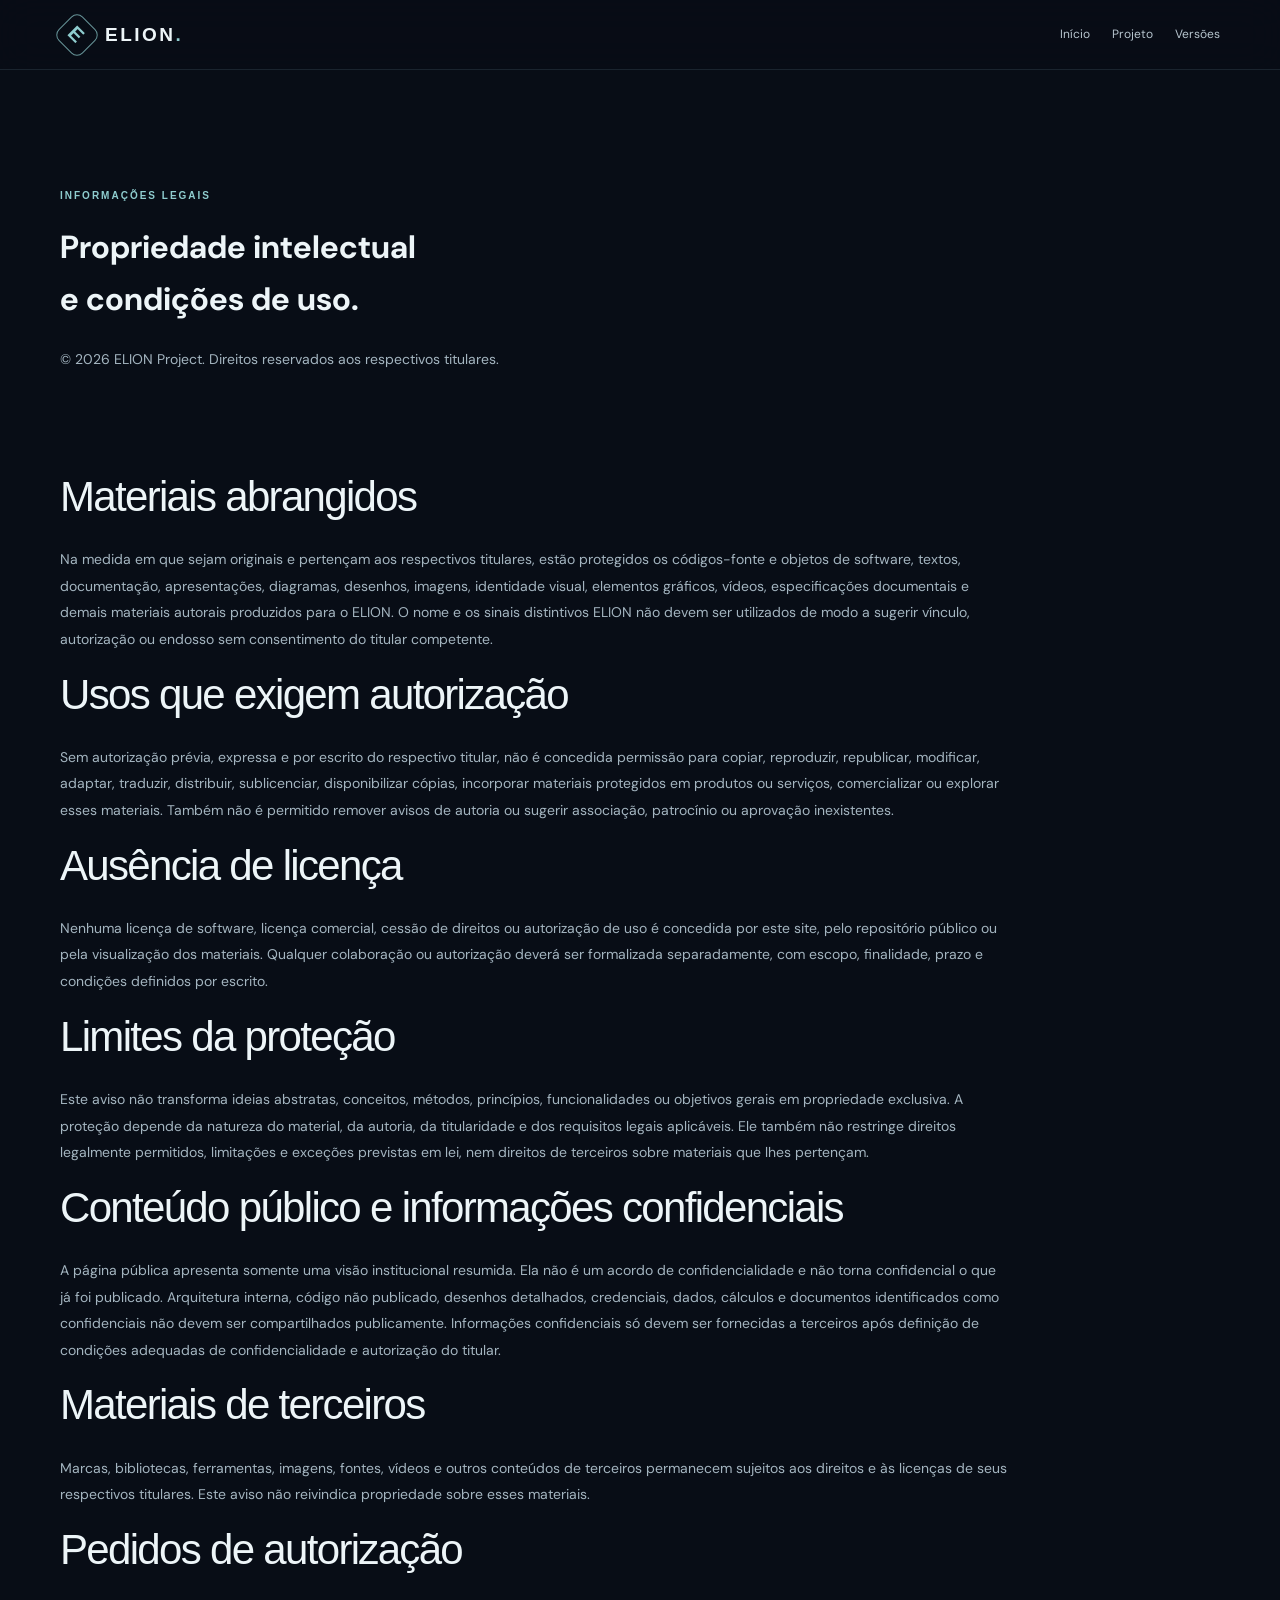
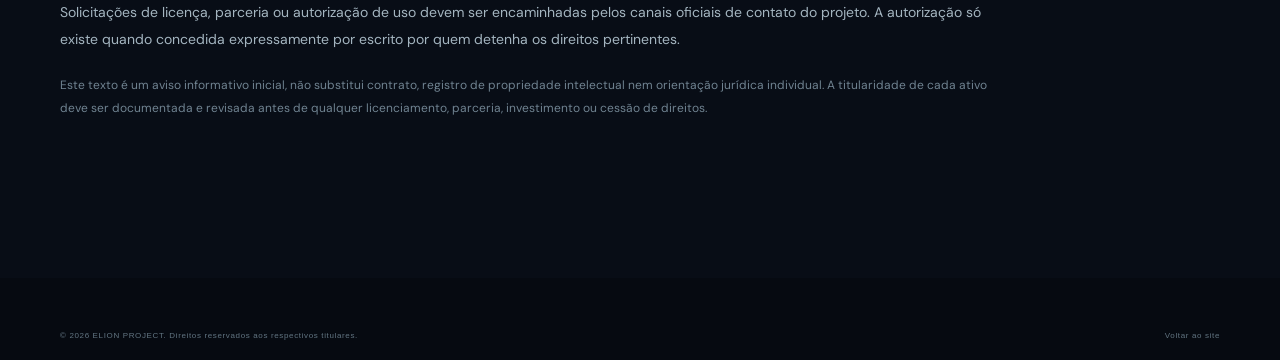
<file: propriedade-intelectual.html>
<!doctype html>
<html lang="pt-BR">
<head>
  <meta charset="utf-8">
  <meta name="viewport" content="width=device-width, initial-scale=1">
  <meta name="description" content="Aviso de propriedade intelectual e condições de uso dos materiais públicos do projeto ELION.">
  <meta name="robots" content="index,follow">
  <title>Propriedade intelectual e uso — ELION</title>
  <link rel="preconnect" href="https://fonts.googleapis.com">
  <link rel="preconnect" href="https://fonts.gstatic.com" crossorigin>
  <link href="https://fonts.googleapis.com/css2?family=DM+Sans:wght@400;500;600;700&display=swap" rel="stylesheet">
  <link rel="stylesheet" href="assets/css/style.css">
</head>
<body>
  <header class="site-header">
    <a class="brand" href="index.html" aria-label="ELION — início"><span class="brand-mark">E</span><span>ELION<span class="brand-dot">.</span></span></a>
    <button class="menu-toggle" aria-label="Abrir menu" aria-expanded="false"><span></span><span></span></button>
    <nav class="nav" aria-label="Navegação principal">
      <a href="index.html">Início</a><a href="index.html#projeto">Projeto</a><a href="index.html#versoes">Versões</a>
    </nav>
  </header>
  <main class="section-wrap section-pad">
    <div class="section-kicker">INFORMAÇÕES LEGAIS</div>
    <h1>Propriedade intelectual<br><span>e condições de uso.</span></h1>
    <p class="detail-lead">© 2026 ELION Project. Direitos reservados aos respectivos titulares.</p>
    <section class="detail-section">
      <h2>Materiais abrangidos</h2>
      <p>Na medida em que sejam originais e pertençam aos respectivos titulares, estão protegidos os códigos-fonte e objetos de software, textos, documentação, apresentações, diagramas, desenhos, imagens, identidade visual, elementos gráficos, vídeos, especificações documentais e demais materiais autorais produzidos para o ELION. O nome e os sinais distintivos ELION não devem ser utilizados de modo a sugerir vínculo, autorização ou endosso sem consentimento do titular competente.</p>
      <h2>Usos que exigem autorização</h2>
      <p>Sem autorização prévia, expressa e por escrito do respectivo titular, não é concedida permissão para copiar, reproduzir, republicar, modificar, adaptar, traduzir, distribuir, sublicenciar, disponibilizar cópias, incorporar materiais protegidos em produtos ou serviços, comercializar ou explorar esses materiais. Também não é permitido remover avisos de autoria ou sugerir associação, patrocínio ou aprovação inexistentes.</p>
      <h2>Ausência de licença</h2>
      <p>Nenhuma licença de software, licença comercial, cessão de direitos ou autorização de uso é concedida por este site, pelo repositório público ou pela visualização dos materiais. Qualquer colaboração ou autorização deverá ser formalizada separadamente, com escopo, finalidade, prazo e condições definidos por escrito.</p>
      <h2>Limites da proteção</h2>
      <p>Este aviso não transforma ideias abstratas, conceitos, métodos, princípios, funcionalidades ou objetivos gerais em propriedade exclusiva. A proteção depende da natureza do material, da autoria, da titularidade e dos requisitos legais aplicáveis. Ele também não restringe direitos legalmente permitidos, limitações e exceções previstas em lei, nem direitos de terceiros sobre materiais que lhes pertençam.</p>
      <h2>Conteúdo público e informações confidenciais</h2>
      <p>A página pública apresenta somente uma visão institucional resumida. Ela não é um acordo de confidencialidade e não torna confidencial o que já foi publicado. Arquitetura interna, código não publicado, desenhos detalhados, credenciais, dados, cálculos e documentos identificados como confidenciais não devem ser compartilhados publicamente. Informações confidenciais só devem ser fornecidas a terceiros após definição de condições adequadas de confidencialidade e autorização do titular.</p>
      <h2>Materiais de terceiros</h2>
      <p>Marcas, bibliotecas, ferramentas, imagens, fontes, vídeos e outros conteúdos de terceiros permanecem sujeitos aos direitos e às licenças de seus respectivos titulares. Este aviso não reivindica propriedade sobre esses materiais.</p>
      <h2>Pedidos de autorização</h2>
      <p>Solicitações de licença, parceria ou autorização de uso devem ser encaminhadas pelos canais oficiais de contato do projeto. A autorização só existe quando concedida expressamente por escrito por quem detenha os direitos pertinentes.</p>
      <p class="muted">Este texto é um aviso informativo inicial, não substitui contrato, registro de propriedade intelectual nem orientação jurídica individual. A titularidade de cada ativo deve ser documentada e revisada antes de qualquer licenciamento, parceria, investimento ou cessão de direitos.</p>
    </section>
  </main>
  <footer class="footer"><div class="section-wrap footer-bottom"><span>© 2026 ELION PROJECT. Direitos reservados aos respectivos titulares.</span><span><a href="index.html">Voltar ao site</a></span></div></footer>
</body>
</html>
</file>
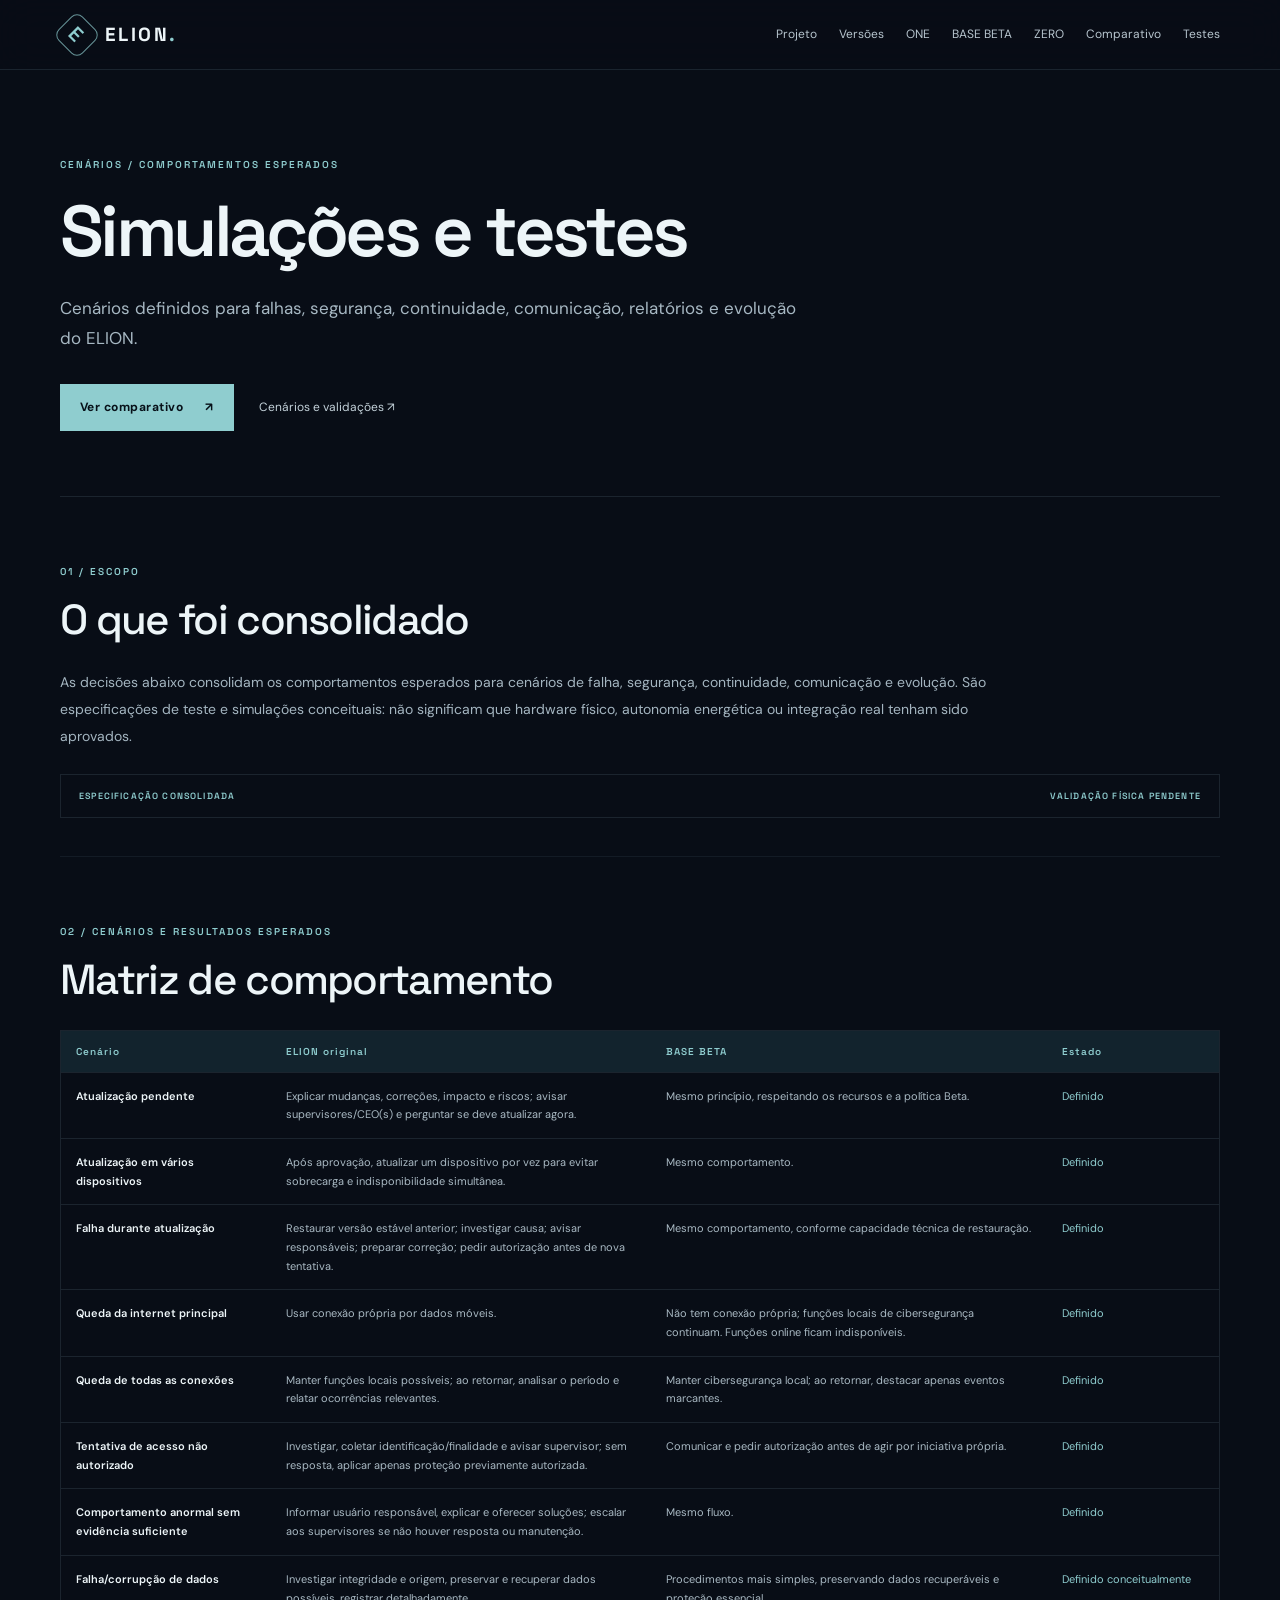
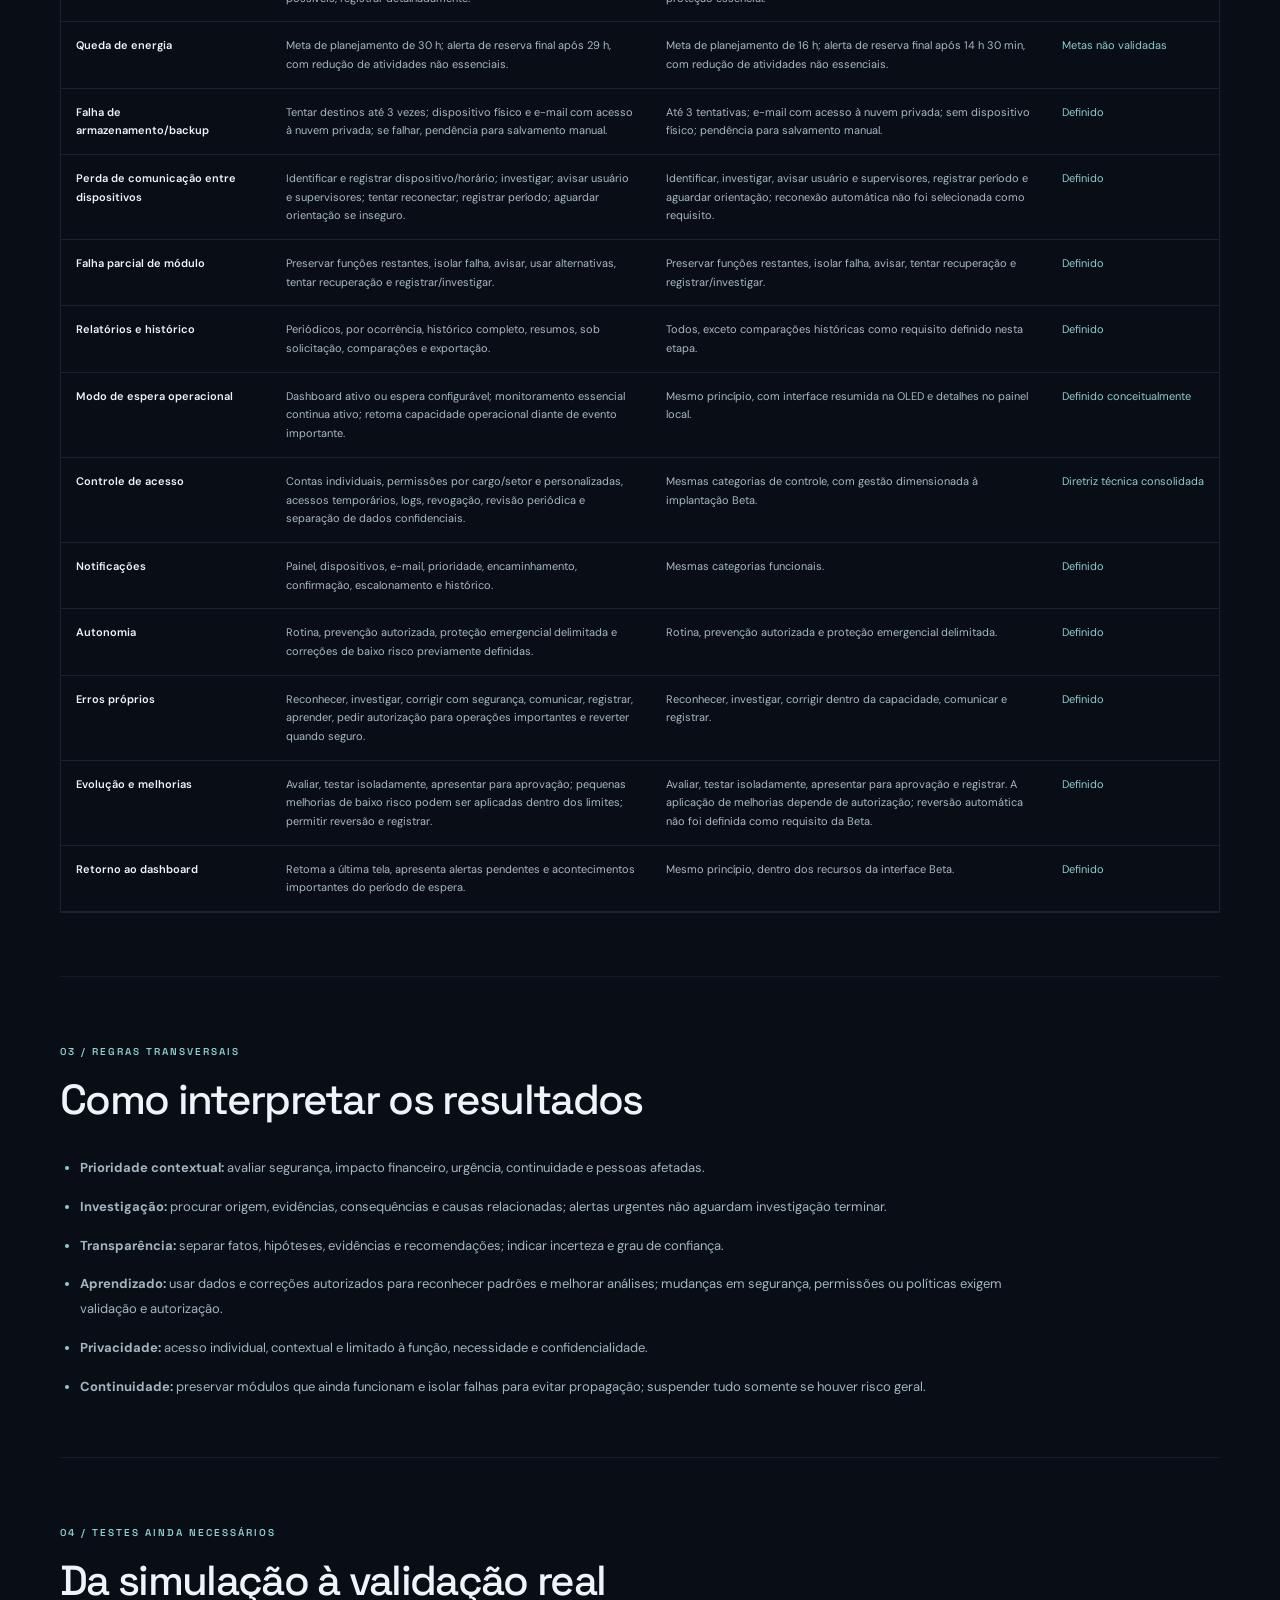
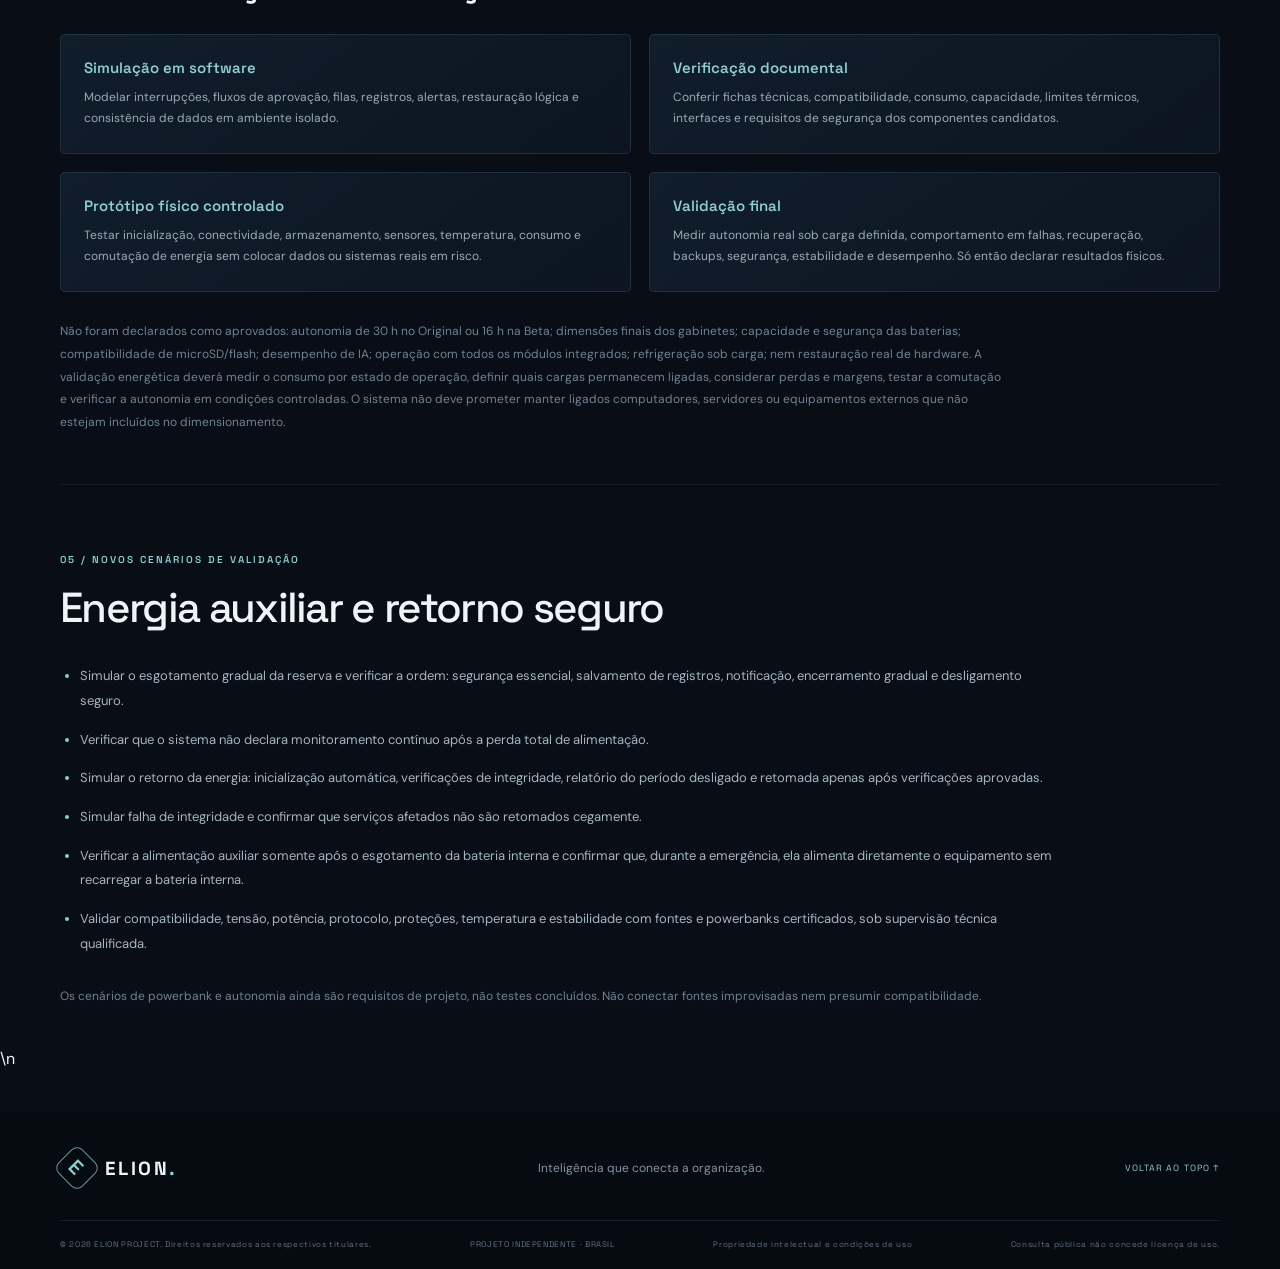
<file: testes.html>
<!DOCTYPE html>
<html lang="pt-BR">
<head>
  <meta charset="UTF-8">
  <meta name="viewport" content="width=device-width, initial-scale=1.0">
  <meta name="theme-color" content="#080d16">
  <meta name="description" content="Cenários definidos para falhas, segurança, continuidade, comunicação, relatórios e evolução do ELION.">
  <title>Simulações e testes | ELION Project</title>
  <link rel="preconnect" href="https://fonts.googleapis.com">
  <link rel="preconnect" href="https://fonts.gstatic.com" crossorigin>
  <link href="https://fonts.googleapis.com/css2?family=DM+Sans:wght@400;500;600;700&family=Space+Grotesk:wght@400;500;600;700&display=swap" rel="stylesheet">
  <link rel="stylesheet" href="assets/css/style.css">
  <script src="assets/js/main.js" defer></script>
</head>
<body>
  <header class="site-header">
    <a class="brand" href="index.html"><span class="brand-mark">E</span><span>ELION<span class="brand-dot">.</span></span></a>
    <button class="menu-toggle" aria-label="Abrir menu" aria-expanded="false"><span></span><span></span></button>
    <nav class="nav" aria-label="Navegação principal">
      <a href="index.html#projeto">Projeto</a><a href="index.html#versoes">Versões</a><a href="original.html">ONE</a><a href="beta.html">BASE BETA</a><a href="zero.html">ZERO</a><a href="comparativo.html">Comparativo</a><a href="testes.html" aria-current="page">Testes</a>
    </nav>
  </header>
  <main class="detail-main">
    <section class="detail-hero section-wrap">
      <div class="section-kicker">CENÁRIOS / COMPORTAMENTOS ESPERADOS</div>
      <h1>Simulações e testes</h1>
      <p>Cenários definidos para falhas, segurança, continuidade, comunicação, relatórios e evolução do ELION.</p>
      <div class="detail-links"><a class="button button-primary" href="comparativo.html">Ver comparativo <span>↗</span></a><a class="text-link" href="testes.html">Cenários e validações ↗</a></div>
    </section>
    
<section class="detail-section section-wrap"><div class="section-kicker">01 / ESCOPO</div><h2>O que foi consolidado</h2><p class="detail-lead">As decisões abaixo consolidam os comportamentos esperados para cenários de falha, segurança, continuidade, comunicação e evolução. São especificações de teste e simulações conceituais: não significam que hardware físico, autonomia energética ou integração real tenham sido aprovados.</p><div class="status-strip"><span>ESPECIFICAÇÃO CONSOLIDADA</span><span>VALIDAÇÃO FÍSICA PENDENTE</span></div></section>
<section class="detail-section section-wrap"><div class="section-kicker">02 / CENÁRIOS E RESULTADOS ESPERADOS</div><h2>Matriz de comportamento</h2><div class="test-table-wrap"><table class="test-table"><thead><tr><th>Cenário</th><th>ELION original</th><th>BASE BETA</th><th>Estado</th></tr></thead><tbody>
<tr><td>Atualização pendente</td><td>Explicar mudanças, correções, impacto e riscos; avisar supervisores/CEO(s) e perguntar se deve atualizar agora.</td><td>Mesmo princípio, respeitando os recursos e a política Beta.</td><td>Definido</td></tr>
<tr><td>Atualização em vários dispositivos</td><td>Após aprovação, atualizar um dispositivo por vez para evitar sobrecarga e indisponibilidade simultânea.</td><td>Mesmo comportamento.</td><td>Definido</td></tr>
<tr><td>Falha durante atualização</td><td>Restaurar versão estável anterior; investigar causa; avisar responsáveis; preparar correção; pedir autorização antes de nova tentativa.</td><td>Mesmo comportamento, conforme capacidade técnica de restauração.</td><td>Definido</td></tr>
<tr><td>Queda da internet principal</td><td>Usar conexão própria por dados móveis.</td><td>Não tem conexão própria; funções locais de cibersegurança continuam. Funções online ficam indisponíveis.</td><td>Definido</td></tr>
<tr><td>Queda de todas as conexões</td><td>Manter funções locais possíveis; ao retornar, analisar o período e relatar ocorrências relevantes.</td><td>Manter cibersegurança local; ao retornar, destacar apenas eventos marcantes.</td><td>Definido</td></tr>
<tr><td>Tentativa de acesso não autorizado</td><td>Investigar, coletar identificação/finalidade e avisar supervisor; sem resposta, aplicar apenas proteção previamente autorizada.</td><td>Comunicar e pedir autorização antes de agir por iniciativa própria.</td><td>Definido</td></tr>
<tr><td>Comportamento anormal sem evidência suficiente</td><td>Informar usuário responsável, explicar e oferecer soluções; escalar aos supervisores se não houver resposta ou manutenção.</td><td>Mesmo fluxo.</td><td>Definido</td></tr>
<tr><td>Falha/corrupção de dados</td><td>Investigar integridade e origem, preservar e recuperar dados possíveis, registrar detalhadamente.</td><td>Procedimentos mais simples, preservando dados recuperáveis e proteção essencial.</td><td>Definido conceitualmente</td></tr>
<tr><td>Queda de energia</td><td>Meta de planejamento de 30 h; alerta de reserva final após 29 h, com redução de atividades não essenciais.</td><td>Meta de planejamento de 16 h; alerta de reserva final após 14 h 30 min, com redução de atividades não essenciais.</td><td>Metas não validadas</td></tr>
<tr><td>Falha de armazenamento/backup</td><td>Tentar destinos até 3 vezes; dispositivo físico e e-mail com acesso à nuvem privada; se falhar, pendência para salvamento manual.</td><td>Até 3 tentativas; e-mail com acesso à nuvem privada; sem dispositivo físico; pendência para salvamento manual.</td><td>Definido</td></tr>
<tr><td>Perda de comunicação entre dispositivos</td><td>Identificar e registrar dispositivo/horário; investigar; avisar usuário e supervisores; tentar reconectar; registrar período; aguardar orientação se inseguro.</td><td>Identificar, investigar, avisar usuário e supervisores, registrar período e aguardar orientação; reconexão automática não foi selecionada como requisito.</td><td>Definido</td></tr>
<tr><td>Falha parcial de módulo</td><td>Preservar funções restantes, isolar falha, avisar, usar alternativas, tentar recuperação e registrar/investigar.</td><td>Preservar funções restantes, isolar falha, avisar, tentar recuperação e registrar/investigar.</td><td>Definido</td></tr>
<tr><td>Relatórios e histórico</td><td>Periódicos, por ocorrência, histórico completo, resumos, sob solicitação, comparações e exportação.</td><td>Todos, exceto comparações históricas como requisito definido nesta etapa.</td><td>Definido</td></tr>
<tr><td>Modo de espera operacional</td><td>Dashboard ativo ou espera configurável; monitoramento essencial continua ativo; retoma capacidade operacional diante de evento importante.</td><td>Mesmo princípio, com interface resumida na OLED e detalhes no painel local.</td><td>Definido conceitualmente</td></tr>
<tr><td>Controle de acesso</td><td>Contas individuais, permissões por cargo/setor e personalizadas, acessos temporários, logs, revogação, revisão periódica e separação de dados confidenciais.</td><td>Mesmas categorias de controle, com gestão dimensionada à implantação Beta.</td><td>Diretriz técnica consolidada</td></tr>
<tr><td>Notificações</td><td>Painel, dispositivos, e-mail, prioridade, encaminhamento, confirmação, escalonamento e histórico.</td><td>Mesmas categorias funcionais.</td><td>Definido</td></tr>
<tr><td>Autonomia</td><td>Rotina, prevenção autorizada, proteção emergencial delimitada e correções de baixo risco previamente definidas.</td><td>Rotina, prevenção autorizada e proteção emergencial delimitada.</td><td>Definido</td></tr>
<tr><td>Erros próprios</td><td>Reconhecer, investigar, corrigir com segurança, comunicar, registrar, aprender, pedir autorização para operações importantes e reverter quando seguro.</td><td>Reconhecer, investigar, corrigir dentro da capacidade, comunicar e registrar.</td><td>Definido</td></tr>
<tr><td>Evolução e melhorias</td><td>Avaliar, testar isoladamente, apresentar para aprovação; pequenas melhorias de baixo risco podem ser aplicadas dentro dos limites; permitir reversão e registrar.</td><td>Avaliar, testar isoladamente, apresentar para aprovação e registrar. A aplicação de melhorias depende de autorização; reversão automática não foi definida como requisito da Beta.</td><td>Definido</td></tr>
<tr><td>Retorno ao dashboard</td><td>Retoma a última tela, apresenta alertas pendentes e acontecimentos importantes do período de espera.</td><td>Mesmo princípio, dentro dos recursos da interface Beta.</td><td>Definido</td></tr>
</tbody></table></div></section>
<section class="detail-section section-wrap"><div class="section-kicker">03 / REGRAS TRANSVERSAIS</div><h2>Como interpretar os resultados</h2><ul class="detail-list"><li><b>Prioridade contextual:</b> avaliar segurança, impacto financeiro, urgência, continuidade e pessoas afetadas.</li><li><b>Investigação:</b> procurar origem, evidências, consequências e causas relacionadas; alertas urgentes não aguardam investigação terminar.</li><li><b>Transparência:</b> separar fatos, hipóteses, evidências e recomendações; indicar incerteza e grau de confiança.</li><li><b>Aprendizado:</b> usar dados e correções autorizados para reconhecer padrões e melhorar análises; mudanças em segurança, permissões ou políticas exigem validação e autorização.</li><li><b>Privacidade:</b> acesso individual, contextual e limitado à função, necessidade e confidencialidade.</li><li><b>Continuidade:</b> preservar módulos que ainda funcionam e isolar falhas para evitar propagação; suspender tudo somente se houver risco geral.</li></ul></section>
<section class="detail-section section-wrap"><div class="section-kicker">04 / TESTES AINDA NECESSÁRIOS</div><h2>Da simulação à validação real</h2><div class="detail-grid"><article class="detail-card"><h3>Simulação em software</h3><p>Modelar interrupções, fluxos de aprovação, filas, registros, alertas, restauração lógica e consistência de dados em ambiente isolado.</p></article><article class="detail-card"><h3>Verificação documental</h3><p>Conferir fichas técnicas, compatibilidade, consumo, capacidade, limites térmicos, interfaces e requisitos de segurança dos componentes candidatos.</p></article><article class="detail-card"><h3>Protótipo físico controlado</h3><p>Testar inicialização, conectividade, armazenamento, sensores, temperatura, consumo e comutação de energia sem colocar dados ou sistemas reais em risco.</p></article><article class="detail-card"><h3>Validação final</h3><p>Medir autonomia real sob carga definida, comportamento em falhas, recuperação, backups, segurança, estabilidade e desempenho. Só então declarar resultados físicos.</p></article></div><p class="muted">Não foram declarados como aprovados: autonomia de 30 h no Original ou 16 h na Beta; dimensões finais dos gabinetes; capacidade e segurança das baterias; compatibilidade de microSD/flash; desempenho de IA; operação com todos os módulos integrados; refrigeração sob carga; nem restauração real de hardware. A validação energética deverá medir o consumo por estado de operação, definir quais cargas permanecem ligadas, considerar perdas e margens, testar a comutação e verificar a autonomia em condições controladas. O sistema não deve prometer manter ligados computadores, servidores ou equipamentos externos que não estejam incluídos no dimensionamento.</p></section>

  <section class="detail-section section-wrap"><div class="section-kicker">05 / NOVOS CENÁRIOS DE VALIDAÇÃO</div><h2>Energia auxiliar e retorno seguro</h2><ul class="detail-list"><li>Simular o esgotamento gradual da reserva e verificar a ordem: segurança essencial, salvamento de registros, notificação, encerramento gradual e desligamento seguro.</li><li>Verificar que o sistema não declara monitoramento contínuo após a perda total de alimentação.</li><li>Simular o retorno da energia: inicialização automática, verificações de integridade, relatório do período desligado e retomada apenas após verificações aprovadas.</li><li>Simular falha de integridade e confirmar que serviços afetados não são retomados cegamente.</li><li>Verificar a alimentação auxiliar somente após o esgotamento da bateria interna e confirmar que, durante a emergência, ela alimenta diretamente o equipamento sem recarregar a bateria interna.</li><li>Validar compatibilidade, tensão, potência, protocolo, proteções, temperatura e estabilidade com fontes e powerbanks certificados, sob supervisão técnica qualificada.</li></ul><p class="muted">Os cenários de powerbank e autonomia ainda são requisitos de projeto, não testes concluídos. Não conectar fontes improvisadas nem presumir compatibilidade.</p></section>\n</main>
  <footer class="footer"><div class="section-wrap footer-top"><a class="brand" href="index.html"><span class="brand-mark">E</span><span>ELION<span class="brand-dot">.</span></span></a><p>Inteligência que conecta a organização.</p><a class="back-top" href="#">VOLTAR AO TOPO ↑</a></div><div class="section-wrap footer-bottom"><span>© 2026 ELION PROJECT. Direitos reservados aos respectivos titulares.</span><span>PROJETO INDEPENDENTE · BRASIL</span><span><a href="propriedade-intelectual.html">Propriedade intelectual e condições de uso</a></span><span>Consulta pública não concede licença de uso.</span></div></footer>
</body>
</html>
</file>
<file: assets/css/style.css>
:root{--bg:#080d16;--panel:#0d1623;--panel2:#101d2b;--line:rgba(153,190,210,.13);--text:#edf5f8;--muted:#91a4b3;--cyan:#8fcdcf;--cyan2:#5baeb6;--blue:#6c9cbb;--font:'DM Sans',sans-serif;--display:'Space Grotesk',sans-serif}*{box-sizing:border-box}html{scroll-behavior:smooth;scroll-padding-top:90px}body{margin:0;background:var(--bg);color:var(--text);font-family:var(--font);line-height:1.6;overflow-x:hidden}a{color:inherit;text-decoration:none}.ambient{position:absolute;pointer-events:none;filter:blur(100px);opacity:.13;border-radius:50%;z-index:-1}.ambient-one{width:440px;height:440px;background:#237d8c;top:100px;left:-220px}.ambient-two{width:400px;height:400px;background:#345c91;top:650px;right:-250px}.section-wrap{width:min(1160px,calc(100% - 64px));margin:auto}.section-pad{padding-top:120px;padding-bottom:120px}.site-header{height:82px;padding:0 max(32px,calc((100vw - 1160px)/2));display:flex;align-items:center;justify-content:space-between;border-bottom:1px solid var(--line);position:sticky;top:0;z-index:20;background:rgba(8,13,22,.88);backdrop-filter:blur(18px)}.brand{display:flex;align-items:center;gap:11px;font:700 19px var(--display);letter-spacing:.13em}.brand-mark{width:34px;height:34px;border:1px solid rgba(143,205,207,.7);color:var(--cyan);display:grid;place-items:center;font:600 20px var(--display);transform:rotate(45deg);border-radius:8px}.brand-mark:first-letter{transform:rotate(-45deg)}.brand-dot{color:var(--cyan)}.nav{display:flex;align-items:center;gap:30px;font-size:12px;color:#b7c5ce}.nav a{transition:color .2s}.nav a:hover,.text-link:hover{color:var(--cyan)}.nav-cta{border:1px solid rgba(143,205,207,.38);padding:11px 15px;border-radius:3px;color:var(--cyan)!important}.nav-cta span{margin-left:8px}.menu-toggle{display:none;background:none;border:0}.hero{min-height:690px;display:grid;grid-template-columns:1fr 1fr;align-items:center;position:relative;padding-top:65px;padding-bottom:90px}.hero-copy{position:relative;z-index:2}.eyebrow,.section-kicker,.version-label{font:600 10px var(--display);letter-spacing:.2em;color:var(--cyan)}.status-dot,.progress-status i{display:inline-block;width:7px;height:7px;border-radius:50%;background:var(--cyan);box-shadow:0 0 12px var(--cyan);margin-right:9px}.hero h1{font:600 clamp(48px,6vw,76px)/1.06 var(--display);letter-spacing:-.055em;margin:30px 0 24px}.hero h1 span,.intro h2 span,.section-heading h2 span,.principles h2 span,.development h2 span{color:var(--cyan)}.hero-lead{font-size:16px;line-height:1.8;color:#a8b8c4;max-width:500px}.hero-actions{display:flex;align-items:center;gap:28px;margin-top:34px}.button{display:inline-flex;gap:22px;align-items:center;padding:14px 20px;font-size:12px;font-weight:700;letter-spacing:.04em}.button-primary{background:var(--cyan);color:#071119}.button-primary:hover{background:#b0e3e1}.text-link{font-size:12px;color:#c3d1d9}.text-link span{margin-left:7px}.hero-note{display:flex;align-items:center;gap:12px;color:#718695;font-size:10px;letter-spacing:.06em;margin-top:70px}.hero-note .line{width:30px;height:1px;background:var(--cyan)}.hero-visual{height:500px;position:relative;display:grid;place-items:center}.orbit{position:absolute;border:1px solid rgba(143,205,207,.14);border-radius:50%;transform:rotate(-25deg)}.orbit-a{width:430px;height:250px}.orbit-b{width:350px;height:350px;border-color:rgba(143,205,207,.2)}.orbit-c{width:470px;height:470px;border-style:dashed;border-color:rgba(143,205,207,.09)}.core-glow{position:absolute;width:210px;height:210px;border-radius:50%;background:#368c99;filter:blur(75px);opacity:.32}.core{width:180px;height:180px;border:1px solid rgba(143,205,207,.55);border-radius:50%;display:flex;flex-direction:column;align-items:center;justify-content:center;background:radial-gradient(circle at 50% 40%,#17313d,#0b1723 70%);box-shadow:0 0 70px rgba(71,171,179,.14),inset 0 0 35px rgba(91,174,182,.12);z-index:1}.core-symbol{font:500 64px var(--display);color:var(--cyan);line-height:1}.core-label{font:600 9px var(--display);letter-spacing:.22em;margin-top:8px}.core-label small{display:block;font:400 7px var(--font);color:#78919f;letter-spacing:.15em;margin-top:4px}.orbit-tag{position:absolute;font:600 8px var(--display);letter-spacing:.16em;color:#9db2bf;background:#0a1420;padding:8px 11px;border:1px solid var(--line)}.orbit-tag i{display:inline-block;width:5px;height:5px;background:var(--cyan);border-radius:50%;margin-right:7px}.tag-top{top:48px;left:38%}.tag-right{right:-2px;top:49%}.tag-bottom{bottom:48px;left:26%}.visual-caption{position:absolute;bottom:4px;width:100%;display:flex;justify-content:space-between;color:#607684;font:9px var(--display);letter-spacing:.15em}.hero-bottom{position:absolute;bottom:25px;left:0;right:0;display:flex;justify-content:space-between;border-top:1px solid var(--line);padding-top:15px;color:#657987;font:9px var(--display);letter-spacing:.14em}.intro{border-top:1px solid var(--line)}.intro-grid{display:grid;grid-template-columns:1fr 1fr;gap:70px;margin-top:30px}.intro h2,.section-heading h2,.principles h2,.development h2{font:500 clamp(34px,4vw,50px)/1.15 var(--display);letter-spacing:-.04em;margin:0}.intro-text{color:#a6b6c1;font-size:14px}.intro-text p:first-child{margin-top:0}.muted{color:#708391!important;font-size:12px!important}.statement{margin-top:70px;border:1px solid var(--line);background:linear-gradient(110deg,rgba(143,205,207,.07),rgba(13,22,35,.2));padding:30px 40px;display:flex;gap:25px;align-items:center}.statement-mark{font:70px Georgia;color:var(--cyan);line-height:.8}.statement p{font:500 20px/1.5 var(--display);max-width:800px;margin:0}.pillars,.versions{background:#0b121d;border-top:1px solid var(--line);border-bottom:1px solid var(--line)}.section-heading{display:flex;justify-content:space-between;align-items:end;gap:40px;margin-top:25px;margin-bottom:48px}.section-heading>p{max-width:350px;color:var(--muted);font-size:13px;margin:0 0 5px}.pillar-grid{display:grid;grid-template-columns:repeat(3,1fr);gap:14px}.pillar-card{min-height:360px;padding:26px;background:linear-gradient(145deg,#101d2b,#0c1521);border:1px solid var(--line);position:relative;transition:transform .25s,border-color .25s}.pillar-card:hover{transform:translateY(-5px);border-color:rgba(143,205,207,.45)}.pillar-card.featured{background:linear-gradient(145deg,#132632,#0d1723);border-color:rgba(143,205,207,.32)}.card-top{display:flex;justify-content:space-between;color:#7e95a3;font:11px var(--display);letter-spacing:.1em}.card-icon{font-size:19px;color:var(--cyan)}.pillar-card h3{font:500 22px var(--display);margin:30px 0 12px}.pillar-card p{color:#94a7b4;font-size:12px;line-height:1.8;min-height:88px}.pillar-card>a{position:absolute;bottom:25px;left:26px;color:var(--cyan);font-size:11px}.pillar-card>a span{margin-left:8px}.abstract-icon{height:78px;width:90px;margin-top:28px;position:relative}.icon-management{display:flex;align-items:end;gap:7px}.icon-management b{width:13px;border:1px solid var(--cyan);background:rgba(143,205,207,.08)}.icon-management b:nth-child(1){height:25px}.icon-management b:nth-child(2){height:44px}.icon-management b:nth-child(3){height:34px}.icon-management b:nth-child(4){height:65px}.icon-security span{position:absolute;width:46px;height:54px;border:1px solid var(--cyan);border-radius:22px 22px 25px 25px;left:16px;top:5px}.icon-security i{position:absolute;width:13px;height:13px;border:1px solid var(--cyan);border-radius:50%;left:33px;top:24px}.icon-efficiency i{position:absolute;width:53px;height:53px;border:1px solid rgba(143,205,207,.7);border-radius:50%;top:7px;left:8px}.icon-efficiency i:nth-child(2){width:38px;height:38px;top:14px;left:15px}.icon-efficiency i:nth-child(3){width:20px;height:20px;top:23px;left:24px;background:rgba(143,205,207,.2)}.ecosystem .section-heading{margin-bottom:35px}.system-layout{display:grid;grid-template-columns:1fr 1fr;gap:65px;align-items:center}.system-diagram{height:450px;position:relative;display:grid;place-items:center}.system-ring{position:absolute;border:1px solid rgba(143,205,207,.18);border-radius:50%}.ring-one{width:330px;height:330px}.ring-two{width:440px;height:440px;border-style:dashed;border-color:rgba(143,205,207,.1)}.system-center{width:125px;height:125px;border-radius:50%;background:radial-gradient(circle,#1d4650,#0d1a27);border:1px solid var(--cyan);display:flex;align-items:center;justify-content:center;flex-direction:column;box-shadow:0 0 55px rgba(91,174,182,.18);z-index:1}.system-center span{font:50px var(--display);color:var(--cyan);line-height:1}.system-center small{font:8px var(--display);letter-spacing:.2em}.system-node{position:absolute;padding:9px 12px;background:#101d2a;border:1px solid rgba(143,205,207,.27);font:600 8px var(--display);letter-spacing:.12em;color:#b6cbd3}.node-a{top:37px;left:calc(50% - 40px)}.node-b{top:125px;right:0}.node-c{bottom:105px;right:8px}.node-d{bottom:35px;left:calc(50% - 35px)}.node-e{bottom:110px;left:0}.node-f{top:125px;left:0}.system-list article,.principle-list article{display:flex;gap:20px;padding:17px 0;border-bottom:1px solid var(--line)}.system-list article>span,.principle-list article>span{color:var(--cyan);font:11px var(--display);padding-top:4px}.system-list h3,.principle-list h3{font:600 12px var(--display);letter-spacing:.08em;margin:0 0 5px}.system-list p,.principle-list p{font-size:12px;color:#8296a4;margin:0;line-height:1.65}.confidential-note{margin-top:35px;padding:14px 18px;background:rgba(143,205,207,.045);border-left:2px solid var(--cyan);color:#8298a5;font-size:11px}.confidential-note span{color:var(--cyan);margin-right:10px}.version-grid{display:grid;grid-template-columns:repeat(3,1fr);gap:14px}.version-card{padding:27px 25px;background:#0d1723;border:1px solid var(--line);min-height:390px;display:flex;flex-direction:column}.version-card.beta{border-color:rgba(143,205,207,.45);background:linear-gradient(145deg,#12232d,#0d1723)}.version-label{font-size:8px;color:#8299a7}.version-name{font:600 28px var(--display);margin-top:25px;letter-spacing:-.04em}.version-name span{color:var(--cyan)}.version-card p{font-size:12px;color:#9aabb6;line-height:1.8;min-height:75px}.version-card ul{list-style:none;padding:0;margin:16px 0 30px}.version-card li{font-size:11px;color:#b7c5cd;padding:8px 0;border-bottom:1px solid rgba(153,190,210,.09)}.version-card li:before{content:'+';color:var(--cyan);margin-right:10px}.version-foot{margin-top:auto;padding-top:15px;border-top:1px solid var(--line);display:flex;justify-content:space-between;color:var(--cyan);font:9px var(--display);letter-spacing:.12em}.version-disclaimer{margin-top:22px}.principles-grid{display:grid;grid-template-columns:.8fr 1.2fr;gap:90px;margin-top:30px}.principles-lead{max-width:340px;color:#94a8b5;font-size:14px;line-height:1.8;margin-top:25px}.principle-list article{padding:19px 0}.principle-list h3{font-size:13px}.development{background:linear-gradient(110deg,#10232d,#0d1825 55%,#101a29);border-top:1px solid rgba(143,205,207,.2);border-bottom:1px solid rgba(143,205,207,.2)}.development-inner{position:relative}.development-content{display:grid;grid-template-columns:1fr .8fr;gap:80px;align-items:center;margin-top:30px}.development-content>div:first-child>p{max-width:470px;color:#9aadb8;font-size:13px;line-height:1.8;margin-top:22px}.progress-panel{padding:25px;background:rgba(5,13,22,.5);border:1px solid rgba(143,205,207,.2)}.progress-head,.progress-foot{display:flex;justify-content:space-between;gap:12px;font:9px var(--display);letter-spacing:.1em;color:#8da4b1}.progress-status{color:var(--cyan)}.progress-status i{width:6px;height:6px}.progress-track{height:3px;background:#263643;margin:22px 0 12px}.progress-track span{display:block;width:28%;height:100%;background:var(--cyan);box-shadow:0 0 12px rgba(143,205,207,.5)}.progress-foot span:last-child{color:var(--cyan)}.progress-separator{height:1px;background:var(--line);margin:22px 0}.progress-panel>p{font-size:11px;color:#8094a1;margin:0}.footer{background:#060a11;padding:35px 0 20px}.footer-top{display:flex;align-items:center;justify-content:space-between;padding-bottom:30px;border-bottom:1px solid var(--line)}.footer-top>p{color:#8295a2;font-size:12px}.back-top{font:9px var(--display);letter-spacing:.12em;color:var(--cyan)}.footer-bottom{display:flex;justify-content:space-between;gap:15px;padding-top:18px;color:#627582;font:8px var(--display);letter-spacing:.08em}
@media(max-width:900px){.nav{gap:16px}.nav a{font-size:11px}.hero{grid-template-columns:1fr  .85fr}.hero-visual{transform:scale(.85)}.section-pad{padding-top:90px;padding-bottom:90px}.system-layout{gap:30px}.principles-grid{gap:45px}.development-content{gap:35px}}
@media(max-width:700px){.section-wrap{width:calc(100% - 40px)}.site-header{height:70px;padding:0 20px}.menu-toggle{display:flex;flex-direction:column;gap:6px;padding:10px}.menu-toggle span{width:23px;height:1px;background:var(--cyan)}.nav{display:none;position:absolute;top:70px;left:0;right:0;padding:20px;background:#0a121e;border-bottom:1px solid var(--line);flex-direction:column;align-items:stretch;gap:0}.nav.open{display:flex}.nav a{padding:13px 5px;border-bottom:1px solid var(--line)}.nav .nav-cta{margin-top:12px;text-align:center}.hero{display:flex;flex-direction:column;align-items:stretch;padding-top:75px;padding-bottom:90px;min-height:0}.hero h1{font-size:clamp(47px,13vw,66px)}.hero-lead{font-size:14px}.hero-note{margin-top:40px}.hero-visual{height:390px;transform:scale(.78);transform-origin:center;margin:-5px -30px}.orbit-a{width:360px}.orbit-b{width:300px;height:300px}.orbit-c{width:400px;height:400px}.tag-right{right:-8px}.hero-bottom{bottom:20px;font-size:7px}.intro-grid,.system-layout,.principles-grid,.development-content{grid-template-columns:1fr;gap:30px}.intro-grid{margin-top:25px}.statement{margin-top:45px;padding:24px 20px;gap:15px}.statement p{font-size:16px}.section-heading{display:block}.section-heading>p{margin-top:18px}.pillar-grid,.version-grid{grid-template-columns:1fr}.pillar-card{min-height:330px}.pillar-card p{min-height:0}.system-diagram{height:390px;transform:scale(.85);margin:-20px -25px}.system-list{margin-top:0}.version-card{min-height:0}.version-card p{min-height:0}.principles-grid{margin-top:25px}.development-content{margin-top:25px}.progress-head,.progress-foot{font-size:8px}.footer-top{flex-wrap:wrap;gap:20px}.footer-top>p{order:3;width:100%;margin:0}.footer-bottom{flex-direction:column;gap:10px}.section-pad{padding-top:75px;padding-bottom:75px}}
@media(prefers-reduced-motion:reduce){html{scroll-behavior:auto}*,*::before,*::after{transition:none!important;animation:none!important}}
/* Páginas de aprofundamento */
.detail-main{padding-bottom:40px}.detail-hero{padding-top:110px;padding-bottom:85px;border-bottom:1px solid var(--line)}.detail-hero h1{font:600 clamp(44px,6vw,72px)/1.08 var(--display);letter-spacing:-.05em;margin:22px 0}.detail-hero>p{max-width:760px;color:#a7b8c3;font-size:17px;line-height:1.8}.detail-links{display:flex;gap:25px;align-items:center;flex-wrap:wrap;margin-top:30px}.detail-section{padding-top:85px;padding-bottom:20px}.detail-section h2{font:500 clamp(28px,4vw,42px)/1.15 var(--display);letter-spacing:-.04em;margin:18px 0 25px}.detail-section>p,.detail-lead{color:#a4b5c0;font-size:14px;line-height:1.9;max-width:950px}.detail-grid{display:grid;grid-template-columns:repeat(2,minmax(0,1fr));gap:14px;margin:28px 0}.detail-card{border:1px solid var(--line);background:linear-gradient(145deg,#101d2b,#0c1521);padding:23px}.detail-card h3{font:600 15px var(--display);margin:0 0 10px;color:var(--cyan)}.detail-card p{font-size:12px;color:#9aabb6;line-height:1.8;margin:0}.detail-list{padding-left:20px;max-width:1000px;color:#a4b5c0;font-size:13px;line-height:1.9}.detail-list li{padding:7px 0}.detail-list li::marker{color:var(--cyan)}.status-strip{display:flex;justify-content:space-between;gap:15px;flex-wrap:wrap;border:1px solid var(--line);padding:15px 18px;margin-top:25px;color:var(--cyan);font:600 9px var(--display);letter-spacing:.13em}.test-table-wrap{width:100%;overflow-x:auto;border:1px solid var(--line);margin:25px 0}.test-table{border-collapse:collapse;width:100%;min-width:860px;font-size:11px}.test-table th{background:#12232d;color:var(--cyan);font:600 10px var(--display);letter-spacing:.1em;text-align:left}.test-table th,.test-table td{padding:14px 15px;border-bottom:1px solid var(--line);vertical-align:top}.test-table td{color:#a9b9c3;line-height:1.7}.test-table td:first-child{color:#edf5f8;font-weight:600;min-width:150px}.test-table td:last-child{color:var(--cyan);white-space:nowrap}.detail-card-link{display:inline-block;margin-top:12px;color:var(--cyan);font-size:11px}.version-card .detail-card-link{margin-top:auto}.detail-section .muted{margin-top:22px}
@media(max-width:700px){.detail-hero{padding-top:75px;padding-bottom:60px}.detail-hero>p{font-size:14px}.detail-section{padding-top:60px}.detail-grid{grid-template-columns:1fr}.status-strip{font-size:8px}.detail-links{gap:15px}}

/* Organização e leitura das páginas de aprofundamento */
.detail-section{max-width:1160px}
.detail-section h2{max-width:850px}
.detail-grid{align-items:stretch}
.detail-card{border-radius:5px}
.detail-card p{max-width:68ch}
.detail-section+.detail-section{border-top:1px solid rgba(153,190,210,.08)}
.detail-section .detail-card+.detail-card{margin-top:0}
@media(min-width:900px){.detail-section{padding-top:76px;padding-bottom:30px}.detail-grid{gap:18px}}

/* Navegação mais enxuta e leitura contínua */
.site-header{height:70px}
.nav{gap:22px;font-size:12px}
.nav a{white-space:nowrap}
.detail-hero{padding-top:88px;padding-bottom:65px}
.detail-section{padding-top:68px;padding-bottom:26px}
.detail-section+.detail-section{margin-top:12px}
@media(max-width:900px){.site-header{padding-left:24px;padding-right:24px}.nav{gap:13px}.nav a{font-size:10px}}
@media(max-width:700px){.site-header{height:66px}.nav{top:66px}.detail-hero{padding-top:66px;padding-bottom:48px}.detail-section{padding-top:48px}}


/* Apresentação institucional em vídeo */
.elion-video-card{padding:28px;border:1px solid rgba(143,205,207,.2);background:linear-gradient(145deg,#101d2b,#0b1420);border-radius:5px}
.elion-video-heading{display:flex;justify-content:space-between;align-items:center;gap:20px;margin-bottom:24px}
.video-overline{font:600 9px var(--display);letter-spacing:.18em;color:var(--cyan)}
.elion-video-heading h3{font:500 21px var(--display);margin:7px 0 0}
.video-duration{font:9px var(--display);letter-spacing:.12em;color:#8299a7}
.elion-video summary{list-style:none;cursor:pointer;width:fit-content}
.elion-video summary::-webkit-details-marker{display:none}
.play-symbol{font-size:11px}
.elion-video-frame{margin-top:22px;overflow:hidden;border:1px solid var(--line);border-radius:4px;background:#050a11}
.elion-video-frame video{display:block;width:100%;height:auto;aspect-ratio:16/9;background:#050a11}
.elion-video[open] summary{background:#b0e3e1}
.video-caption{margin-top:18px}
@media(max-width:600px){.elion-video-card{padding:18px}.elion-video-heading{align-items:flex-start;flex-direction:column}.elion-video summary{width:100%;justify-content:center}}

.elion-video-frame iframe{display:block;width:100%;height:auto;aspect-ratio:16/9;border:0;background:#050a11}
</file>
